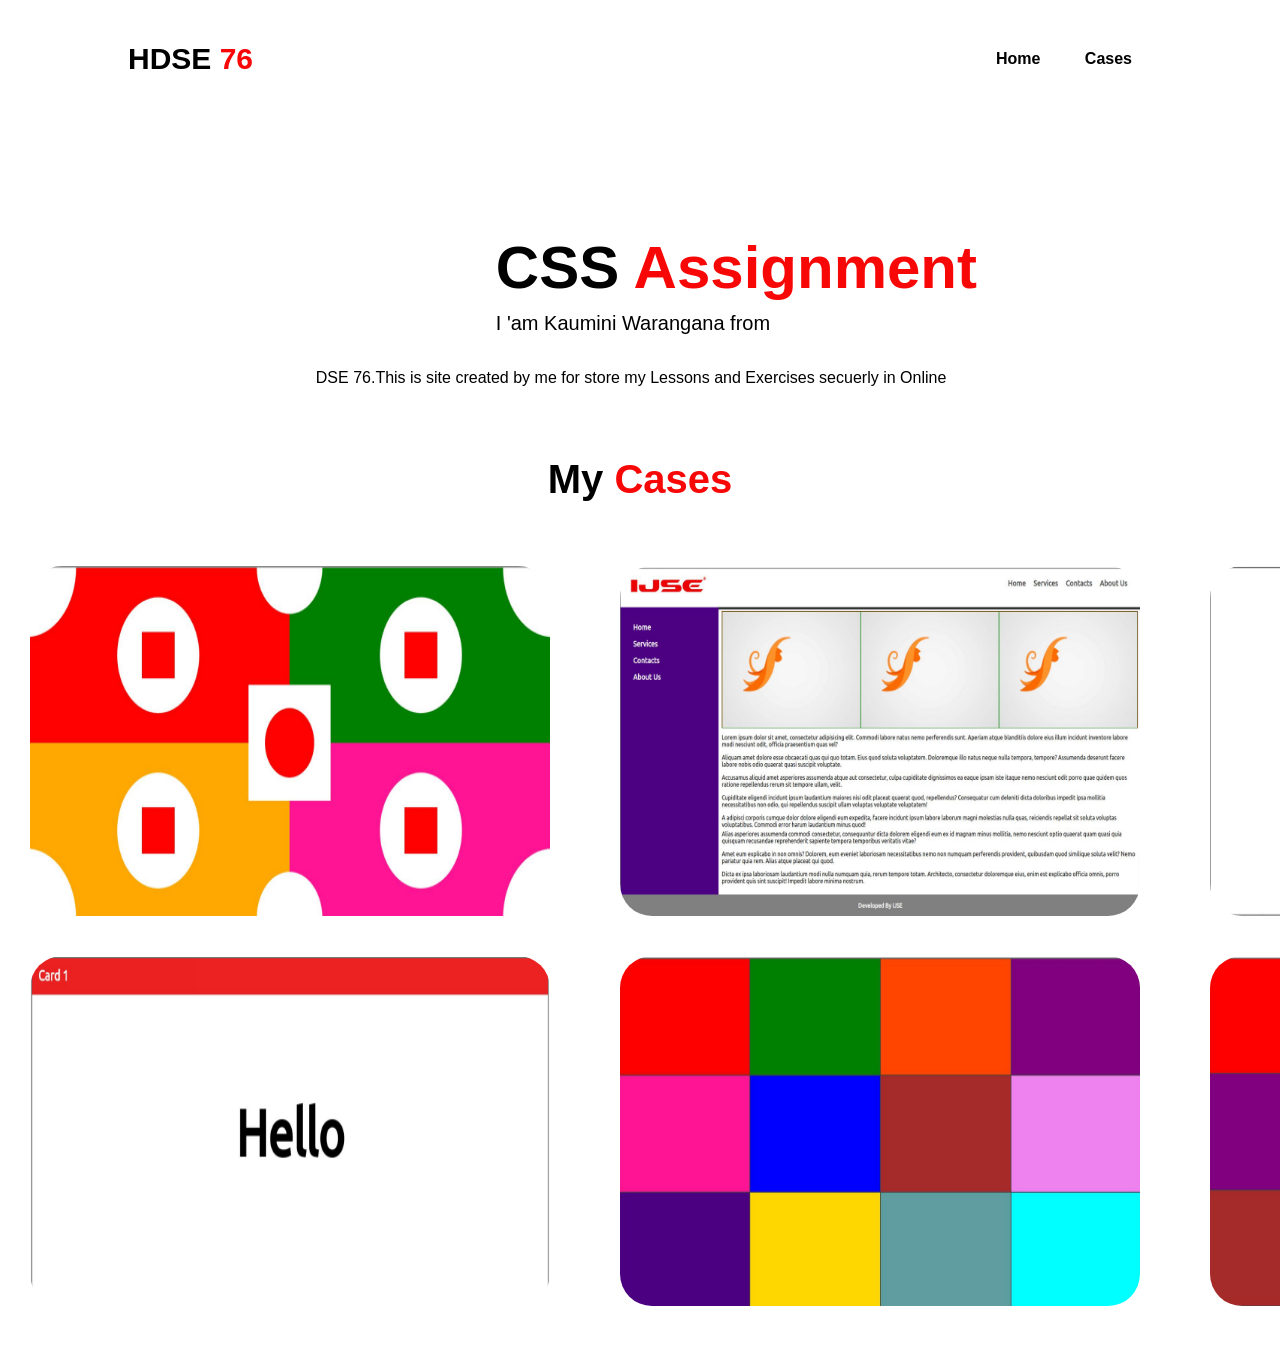
<file: index.html>
<!DOCTYPE html>
<html lang="en">
<head>
    <meta charset="UTF-8">
    <meta name="viewport" content="width=device-width, initial-scale=1.0">
    <title>Document</title>
    <link rel ="stylesheet"href="style.css">
</head>
<body>
    <div class="full-home">
        <header class ="header">
           
            <nav>
                <h1 style="color: rgb(0, 0, 0);">HDSE <span>76</span></h1>
                <ul>
                    <li><a href="#home" class="active">Home</a></li>
                    <li><a href="#cases">Cases</a></li>
                </ul>
            </nav>
        </header>

        <section class="home" class="active" id="home">
            <div class="home-content">
                    <h2>CSS <span>Assignment</span></h2>
                    <P>I 'am Kaumini Warangana from <H1></H1>DSE 76.This is site created by me for store my Lessons and Exercises secuerly in Online </P>
            </div>
        </section>
    </div>

    <section class="cases" id="cases">
        <div class="full-cases">
        <h1 class="heading">My <span>Cases</span></h1>
        <div class="cases-container">

            <div class="case-box">
                <img src="assest/images/Screenshot 2024-09-18 144611.png" alt="" />
                <div class="case-layer">
                  <h4>Case 1</h4>
                  <a href="/pages/Case1.html"> Open Page</a>
                </div>
            </div>


              <div class="case-box">
                <img src="assest/images/Screenshot 2024-09-18 144639.png" alt="" />
                <div class="case-layer">
                  <h4>Case 2</h4>
                  <a href="/pages/Case2.html"> Open Page</a>
                </div>
              </div>


              <div class="case-box">
                <img src="assest/images/Screenshot 2024-09-18 144700.png" alt="" />
                <div class="case-layer">
                  <h4>Case 3</h4>
                  <a href="/pages/Case3.html"> Open Page </a>
                </div>
              </div>



              <div class="case-box">
                <img src="assest/images/Screenshot 2024-09-18 144711.png" alt="" />
                <div class="case-layer">
                  <h4>Case 4</h4>
                  <a href="/pages/Case4.html"> Open Page</a>
                </div>
              </div>



              <div class="case-box">
                <img src="assest/images/Screenshot 2024-09-18 144721.png" alt="" />
                <div class="case-layer">
                  <h4>Case 5</h4>
                  <a href="/pages/Case5.html"> Open Page</a>
                </div>
              </div>



              <div class="case-box">
                <img src="assest/images/Screenshot 2024-09-18 144730.png" alt="" />
                <div class="case-layer">
                  <h4>Case 6</h4>
                  <a href="/pages/Case6.html"> Open Page</a>
                </div>
              </div>
        </div>
            </section>
        </div>

</body>
</html>
</file>
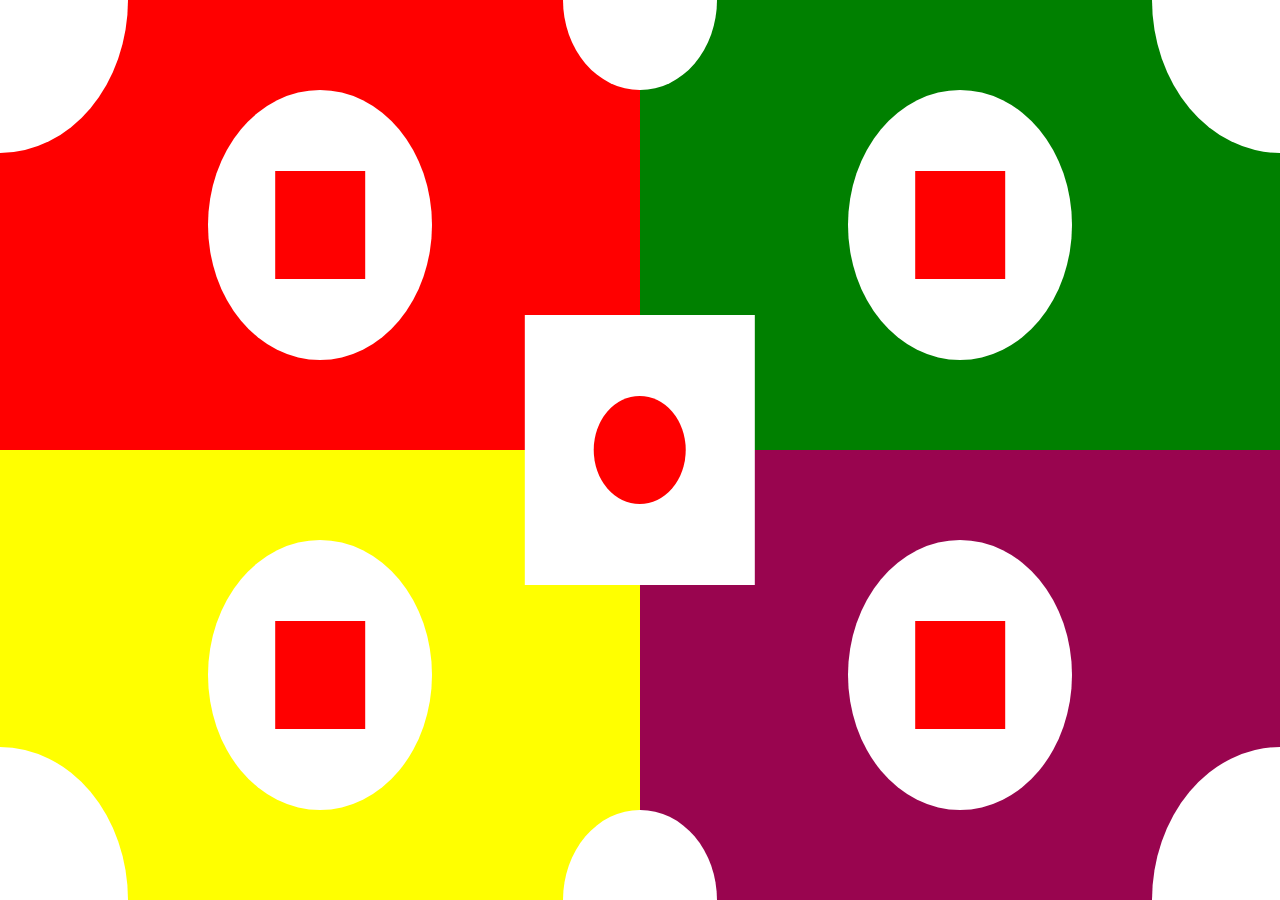
<file: pages/Case1.html>
<!DOCTYPE html>
<html lang="en">
<head>
    <meta charset="UTF-8">
    <meta name="viewport" content="width=, initial-scale=1.0">
    <title>Case 1</title>
    <link rel ="stylesheet"href="case1.css">
</head>
<body>
    <div class="container">
        <div class="box" id="box-1">
          <div class="corner-circle" id="big-corner-circle1"></div>
          <div class="corner-circle" id="small-corner-circle1"></div>
          <div class="center-circle"><div class="center-square"></div></div>
        </div>
        <div class="box" id="box-2">
          <div class="corner-circle" id="big-corner-circle2"></div>
          <div class="corner-circle" id="small-corner-circle2"></div>
          <div class="center-circle"><div class="center-square"></div></div>
        </div>
        <div class="box" id="box-3">
          <div class="corner-circle" id="big-corner-circle3"></div>
          <div class="corner-circle" id="small-corner-circle3"></div>
          <div class="center-circle"><div class="center-square"></div></div>
        </div>
        <div class="box" id="box-4">
          <div class="corner-circle" id="big-corner-circle4"></div>
          <div class="corner-circle" id="small-corner-circle4"></div>
          <div class="center-circle"><div class="center-square"></div></div>
        </div>
        <div class="center-circle" id="outer-center-circle">
          <div class="center-square" id="outer-center-square"></div>
        </div>
      </div>

</body>
</html>
</file>
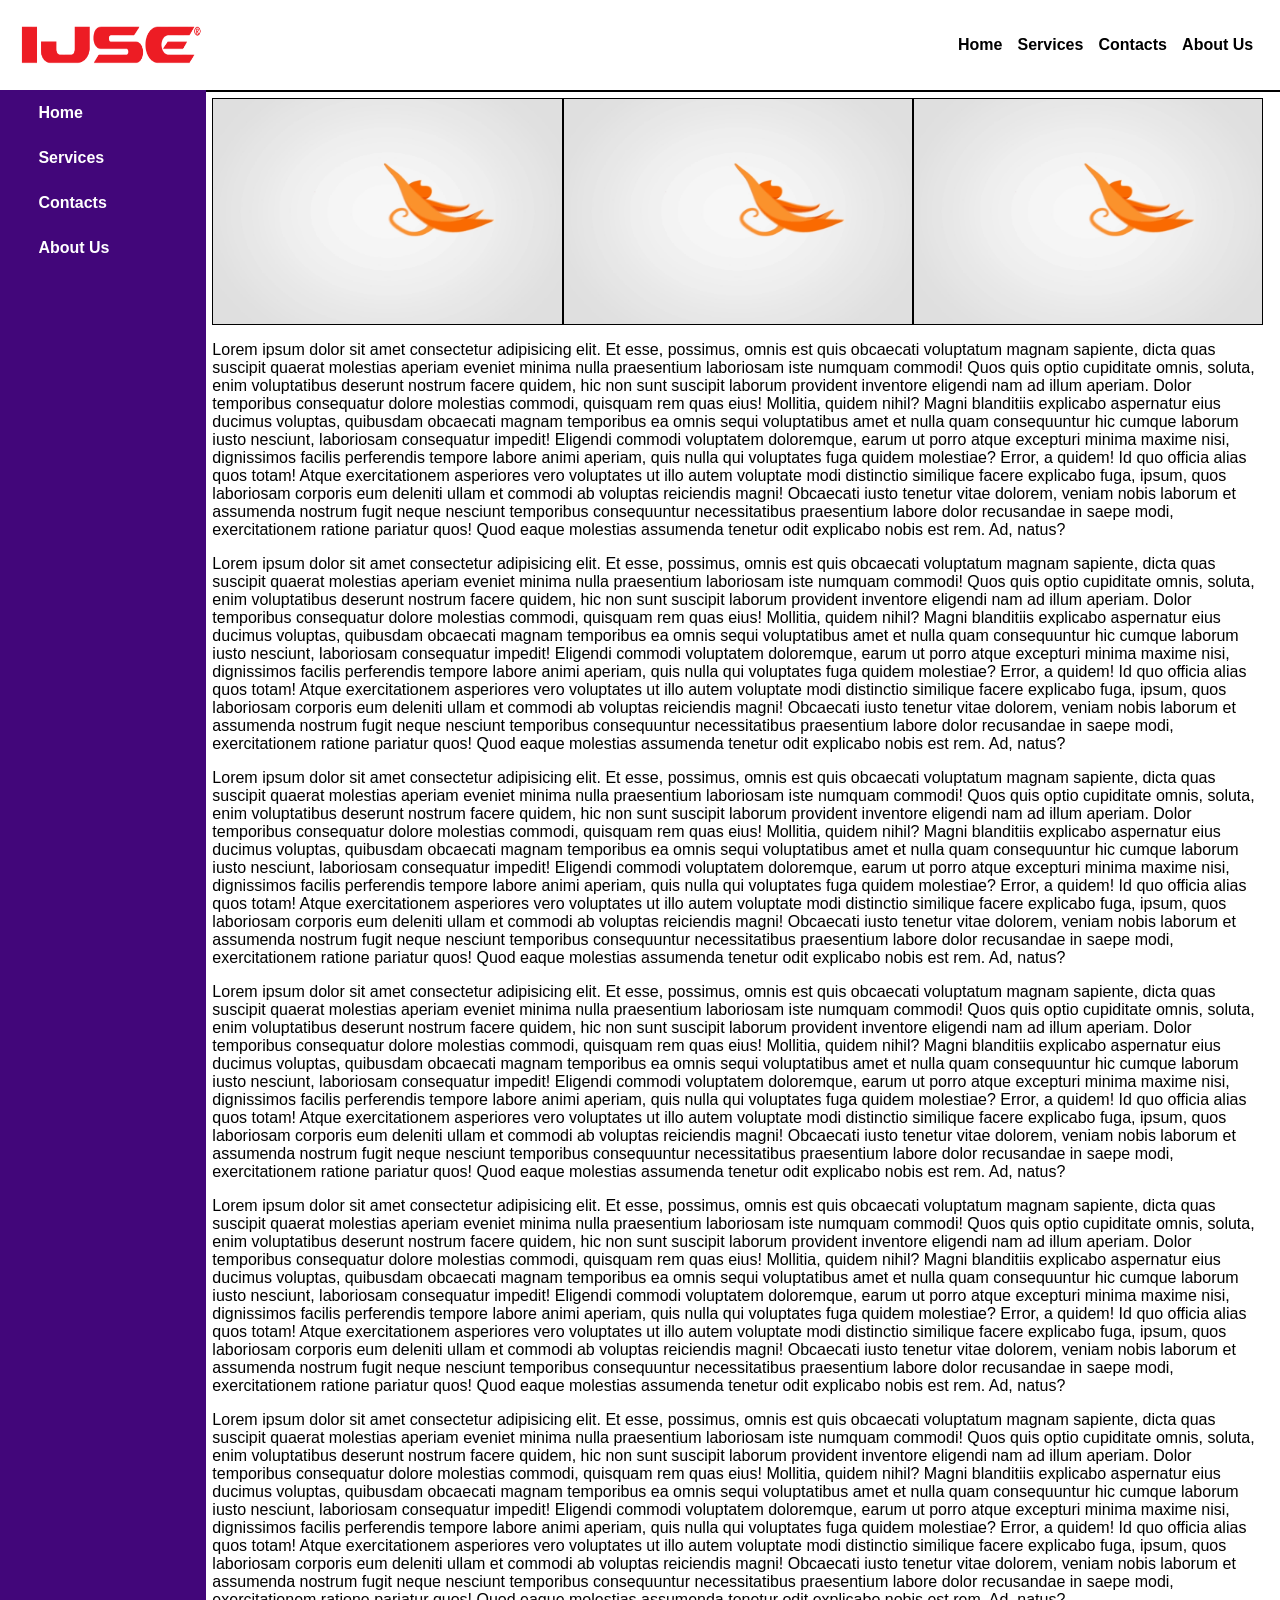
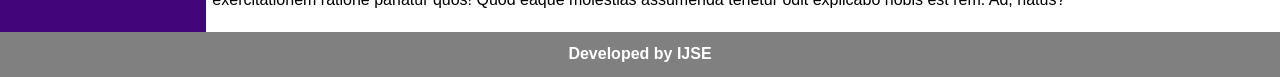
<file: pages/Case2.html>
<!DOCTYPE html>
<html lang="en">
<head>
    <meta charset="UTF-8">
    <meta name="viewport" content="width=device-width, initial-scale=1.0">
    <title>Case 2</title>
    <link rel ="stylesheet"href="case2.css">
</head>
<body>
    <header>
        <div class="header-container">
          <img
            src="/assest/images/ijse.png"
            alt="Ijse-logo"
            class="Ijse-logo"
          />
          <nav>
            <ul class="nav-list">
              <li>Home</li>
              <li>Services</li>
              <li>Contacts</li>
              <li>About Us</li>
            </ul>
          </nav>
        </div>
      </header>
      <main>
        <div class="content-container">
          <nav class="side-nav">
            <div>Home</div>
            <div>Services</div>
            <div>Contacts</div>
            <div>About Us</div>
          </nav>
          <div class="media-container">
            <div class="multimedia">
              <img src="/assest/video/loading.gif" alt="">
              <img src="/assest/video/loading.gif" alt="">
              <img src="/assest/video/loading.gif" alt="">
            </div>
            <p>
              Lorem ipsum dolor sit amet consectetur adipisicing elit. Et esse,
              possimus, omnis est quis obcaecati voluptatum magnam sapiente, dicta
              quas suscipit quaerat molestias aperiam eveniet minima nulla
              praesentium laboriosam iste numquam commodi! Quos quis optio
              cupiditate omnis, soluta, enim voluptatibus deserunt nostrum facere
              quidem, hic non sunt suscipit laborum provident inventore eligendi
              nam ad illum aperiam. Dolor temporibus consequatur dolore molestias
              commodi, quisquam rem quas eius! Mollitia, quidem nihil? Magni
              blanditiis explicabo aspernatur eius ducimus voluptas, quibusdam
              obcaecati magnam temporibus ea omnis sequi voluptatibus amet et
              nulla quam consequuntur hic cumque laborum iusto nesciunt,
              laboriosam consequatur impedit! Eligendi commodi voluptatem
              doloremque, earum ut porro atque excepturi minima maxime nisi,
              dignissimos facilis perferendis tempore labore animi aperiam, quis
              nulla qui voluptates fuga quidem molestiae? Error, a quidem! Id quo
              officia alias quos totam! Atque exercitationem asperiores vero
              voluptates ut illo autem voluptate modi distinctio similique facere
              explicabo fuga, ipsum, quos laboriosam corporis eum deleniti ullam
              et commodi ab voluptas reiciendis magni! Obcaecati iusto tenetur
              vitae dolorem, veniam nobis laborum et assumenda nostrum fugit neque
              nesciunt temporibus consequuntur necessitatibus praesentium labore
              dolor recusandae in saepe modi, exercitationem ratione pariatur
              quos! Quod eaque molestias assumenda tenetur odit explicabo nobis
              est rem. Ad, natus?
            </p>
            <p>
              Lorem ipsum dolor sit amet consectetur adipisicing elit. Et esse,
              possimus, omnis est quis obcaecati voluptatum magnam sapiente, dicta
              quas suscipit quaerat molestias aperiam eveniet minima nulla
              praesentium laboriosam iste numquam commodi! Quos quis optio
              cupiditate omnis, soluta, enim voluptatibus deserunt nostrum facere
              quidem, hic non sunt suscipit laborum provident inventore eligendi
              nam ad illum aperiam. Dolor temporibus consequatur dolore molestias
              commodi, quisquam rem quas eius! Mollitia, quidem nihil? Magni
              blanditiis explicabo aspernatur eius ducimus voluptas, quibusdam
              obcaecati magnam temporibus ea omnis sequi voluptatibus amet et
              nulla quam consequuntur hic cumque laborum iusto nesciunt,
              laboriosam consequatur impedit! Eligendi commodi voluptatem
              doloremque, earum ut porro atque excepturi minima maxime nisi,
              dignissimos facilis perferendis tempore labore animi aperiam, quis
              nulla qui voluptates fuga quidem molestiae? Error, a quidem! Id quo
              officia alias quos totam! Atque exercitationem asperiores vero
              voluptates ut illo autem voluptate modi distinctio similique facere
              explicabo fuga, ipsum, quos laboriosam corporis eum deleniti ullam
              et commodi ab voluptas reiciendis magni! Obcaecati iusto tenetur
              vitae dolorem, veniam nobis laborum et assumenda nostrum fugit neque
              nesciunt temporibus consequuntur necessitatibus praesentium labore
              dolor recusandae in saepe modi, exercitationem ratione pariatur
              quos! Quod eaque molestias assumenda tenetur odit explicabo nobis
              est rem. Ad, natus?
            </p>
            <p>
              Lorem ipsum dolor sit amet consectetur adipisicing elit. Et esse,
              possimus, omnis est quis obcaecati voluptatum magnam sapiente, dicta
              quas suscipit quaerat molestias aperiam eveniet minima nulla
              praesentium laboriosam iste numquam commodi! Quos quis optio
              cupiditate omnis, soluta, enim voluptatibus deserunt nostrum facere
              quidem, hic non sunt suscipit laborum provident inventore eligendi
              nam ad illum aperiam. Dolor temporibus consequatur dolore molestias
              commodi, quisquam rem quas eius! Mollitia, quidem nihil? Magni
              blanditiis explicabo aspernatur eius ducimus voluptas, quibusdam
              obcaecati magnam temporibus ea omnis sequi voluptatibus amet et
              nulla quam consequuntur hic cumque laborum iusto nesciunt,
              laboriosam consequatur impedit! Eligendi commodi voluptatem
              doloremque, earum ut porro atque excepturi minima maxime nisi,
              dignissimos facilis perferendis tempore labore animi aperiam, quis
              nulla qui voluptates fuga quidem molestiae? Error, a quidem! Id quo
              officia alias quos totam! Atque exercitationem asperiores vero
              voluptates ut illo autem voluptate modi distinctio similique facere
              explicabo fuga, ipsum, quos laboriosam corporis eum deleniti ullam
              et commodi ab voluptas reiciendis magni! Obcaecati iusto tenetur
              vitae dolorem, veniam nobis laborum et assumenda nostrum fugit neque
              nesciunt temporibus consequuntur necessitatibus praesentium labore
              dolor recusandae in saepe modi, exercitationem ratione pariatur
              quos! Quod eaque molestias assumenda tenetur odit explicabo nobis
              est rem. Ad, natus?
            </p>
            <p>
              Lorem ipsum dolor sit amet consectetur adipisicing elit. Et esse,
              possimus, omnis est quis obcaecati voluptatum magnam sapiente, dicta
              quas suscipit quaerat molestias aperiam eveniet minima nulla
              praesentium laboriosam iste numquam commodi! Quos quis optio
              cupiditate omnis, soluta, enim voluptatibus deserunt nostrum facere
              quidem, hic non sunt suscipit laborum provident inventore eligendi
              nam ad illum aperiam. Dolor temporibus consequatur dolore molestias
              commodi, quisquam rem quas eius! Mollitia, quidem nihil? Magni
              blanditiis explicabo aspernatur eius ducimus voluptas, quibusdam
              obcaecati magnam temporibus ea omnis sequi voluptatibus amet et
              nulla quam consequuntur hic cumque laborum iusto nesciunt,
              laboriosam consequatur impedit! Eligendi commodi voluptatem
              doloremque, earum ut porro atque excepturi minima maxime nisi,
              dignissimos facilis perferendis tempore labore animi aperiam, quis
              nulla qui voluptates fuga quidem molestiae? Error, a quidem! Id quo
              officia alias quos totam! Atque exercitationem asperiores vero
              voluptates ut illo autem voluptate modi distinctio similique facere
              explicabo fuga, ipsum, quos laboriosam corporis eum deleniti ullam
              et commodi ab voluptas reiciendis magni! Obcaecati iusto tenetur
              vitae dolorem, veniam nobis laborum et assumenda nostrum fugit neque
              nesciunt temporibus consequuntur necessitatibus praesentium labore
              dolor recusandae in saepe modi, exercitationem ratione pariatur
              quos! Quod eaque molestias assumenda tenetur odit explicabo nobis
              est rem. Ad, natus?
            </p>
            <p>
              Lorem ipsum dolor sit amet consectetur adipisicing elit. Et esse,
              possimus, omnis est quis obcaecati voluptatum magnam sapiente, dicta
              quas suscipit quaerat molestias aperiam eveniet minima nulla
              praesentium laboriosam iste numquam commodi! Quos quis optio
              cupiditate omnis, soluta, enim voluptatibus deserunt nostrum facere
              quidem, hic non sunt suscipit laborum provident inventore eligendi
              nam ad illum aperiam. Dolor temporibus consequatur dolore molestias
              commodi, quisquam rem quas eius! Mollitia, quidem nihil? Magni
              blanditiis explicabo aspernatur eius ducimus voluptas, quibusdam
              obcaecati magnam temporibus ea omnis sequi voluptatibus amet et
              nulla quam consequuntur hic cumque laborum iusto nesciunt,
              laboriosam consequatur impedit! Eligendi commodi voluptatem
              doloremque, earum ut porro atque excepturi minima maxime nisi,
              dignissimos facilis perferendis tempore labore animi aperiam, quis
              nulla qui voluptates fuga quidem molestiae? Error, a quidem! Id quo
              officia alias quos totam! Atque exercitationem asperiores vero
              voluptates ut illo autem voluptate modi distinctio similique facere
              explicabo fuga, ipsum, quos laboriosam corporis eum deleniti ullam
              et commodi ab voluptas reiciendis magni! Obcaecati iusto tenetur
              vitae dolorem, veniam nobis laborum et assumenda nostrum fugit neque
              nesciunt temporibus consequuntur necessitatibus praesentium labore
              dolor recusandae in saepe modi, exercitationem ratione pariatur
              quos! Quod eaque molestias assumenda tenetur odit explicabo nobis
              est rem. Ad, natus?
            </p>
            <p>
              Lorem ipsum dolor sit amet consectetur adipisicing elit. Et esse,
              possimus, omnis est quis obcaecati voluptatum magnam sapiente, dicta
              quas suscipit quaerat molestias aperiam eveniet minima nulla
              praesentium laboriosam iste numquam commodi! Quos quis optio
              cupiditate omnis, soluta, enim voluptatibus deserunt nostrum facere
              quidem, hic non sunt suscipit laborum provident inventore eligendi
              nam ad illum aperiam. Dolor temporibus consequatur dolore molestias
              commodi, quisquam rem quas eius! Mollitia, quidem nihil? Magni
              blanditiis explicabo aspernatur eius ducimus voluptas, quibusdam
              obcaecati magnam temporibus ea omnis sequi voluptatibus amet et
              nulla quam consequuntur hic cumque laborum iusto nesciunt,
              laboriosam consequatur impedit! Eligendi commodi voluptatem
              doloremque, earum ut porro atque excepturi minima maxime nisi,
              dignissimos facilis perferendis tempore labore animi aperiam, quis
              nulla qui voluptates fuga quidem molestiae? Error, a quidem! Id quo
              officia alias quos totam! Atque exercitationem asperiores vero
              voluptates ut illo autem voluptate modi distinctio similique facere
              explicabo fuga, ipsum, quos laboriosam corporis eum deleniti ullam
              et commodi ab voluptas reiciendis magni! Obcaecati iusto tenetur
              vitae dolorem, veniam nobis laborum et assumenda nostrum fugit neque
              nesciunt temporibus consequuntur necessitatibus praesentium labore
              dolor recusandae in saepe modi, exercitationem ratione pariatur
              quos! Quod eaque molestias assumenda tenetur odit explicabo nobis
              est rem. Ad, natus?
            </p>
          </div>
        </div>
      </main>
      <footer><h4>Developed by IJSE</h4></footer>
    
</body>
</html>
</file>
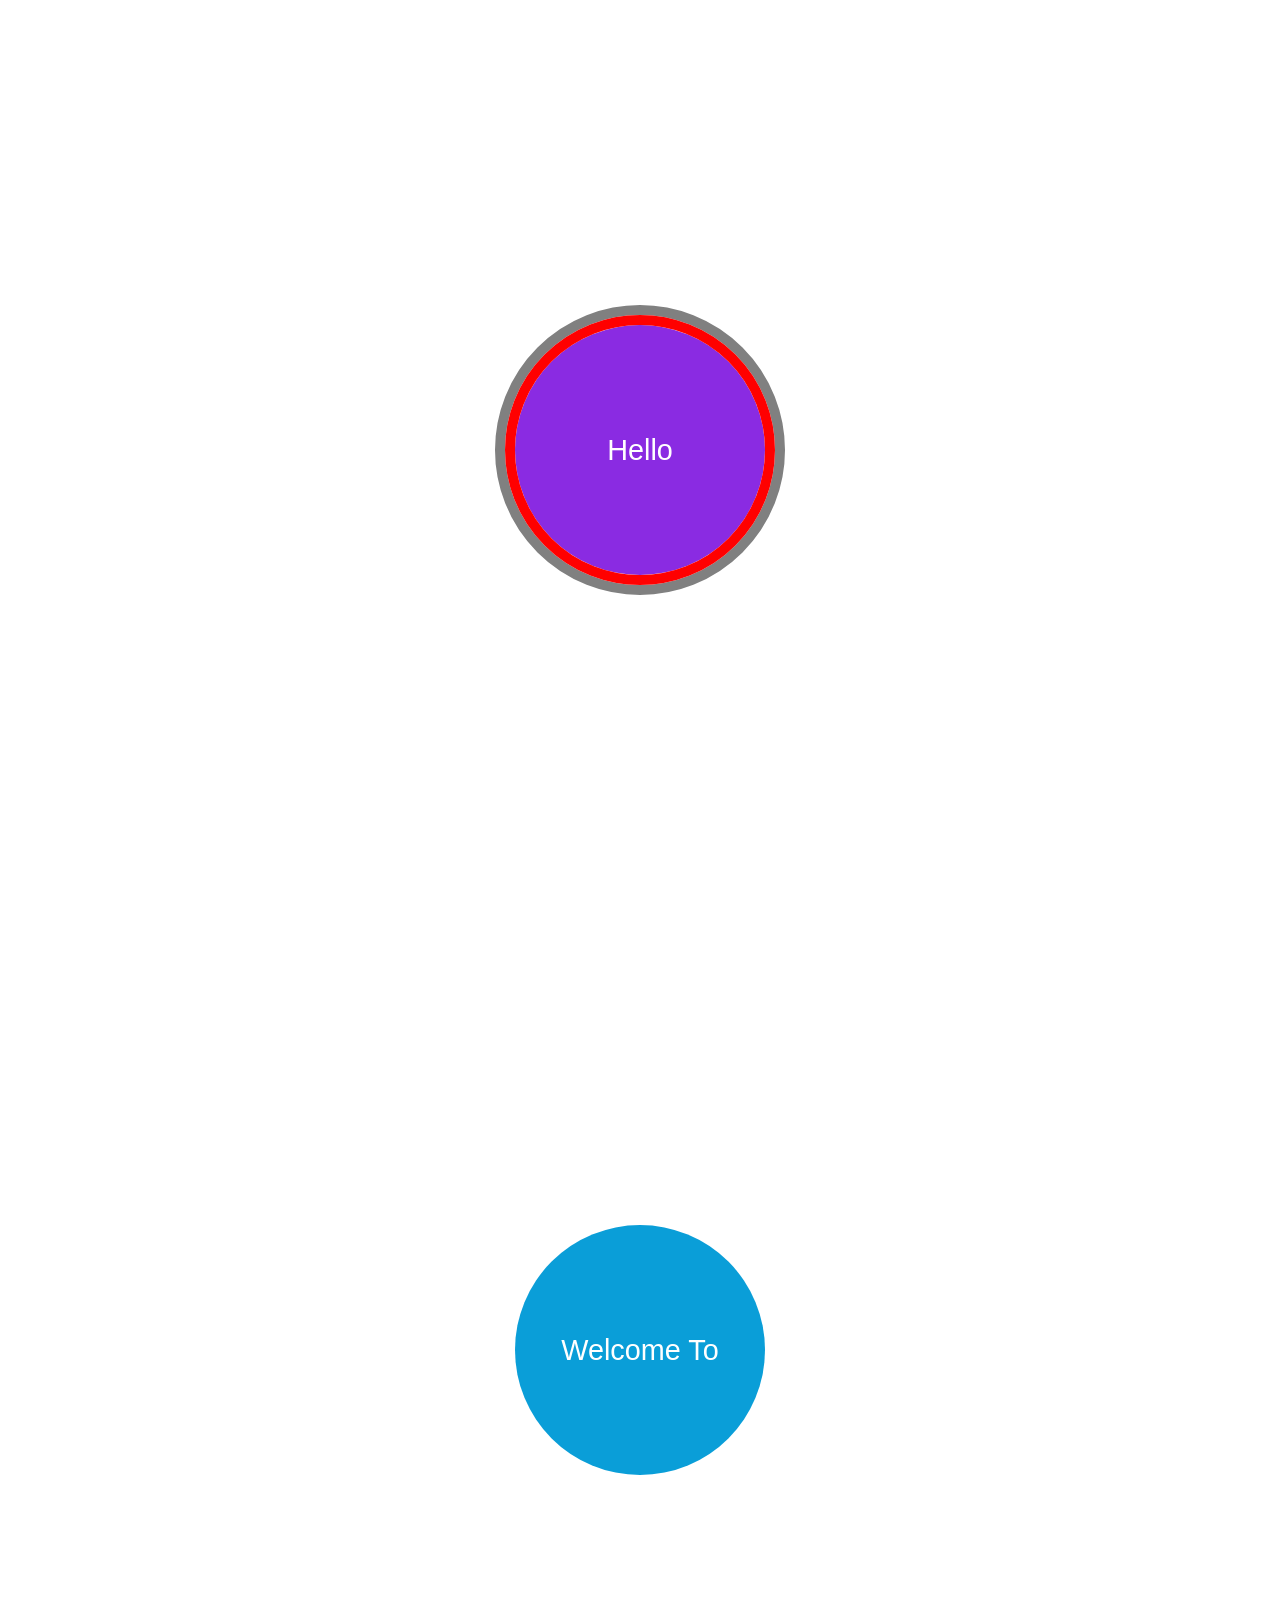
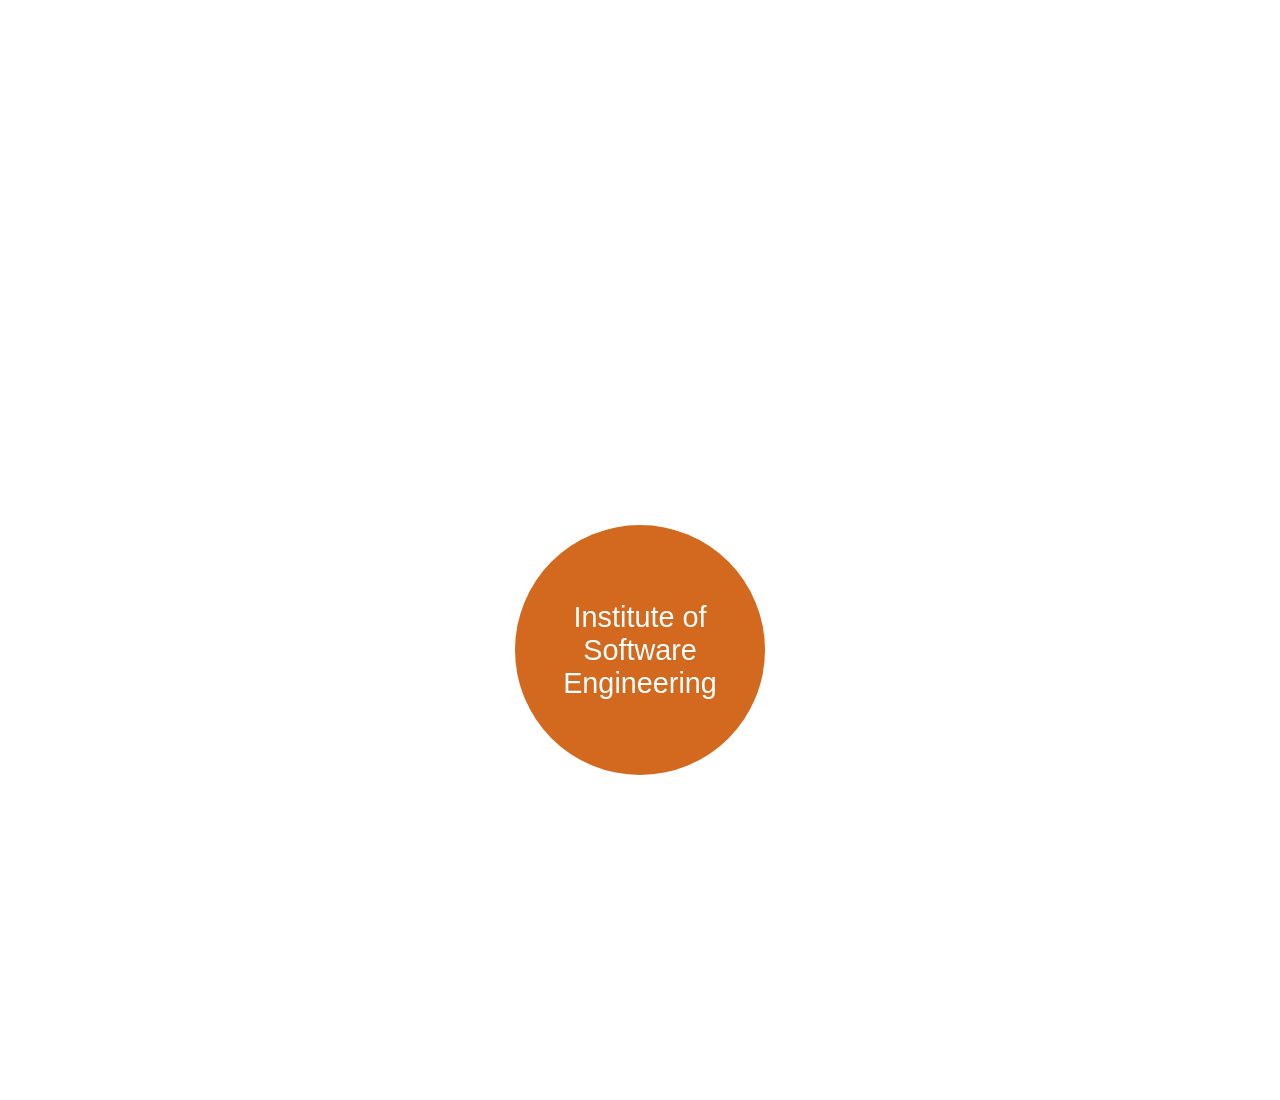
<file: pages/Case3.html>
<!DOCTYPE html>
<html lang="en">
<head>
    <meta charset="UTF-8">
    <meta name="viewport" content="width=device-width, initial-scale=1.0">
    <title>Case 3</title>
    <link rel ="stylesheet"href="case3.css">
</head>
<body>
    <div class="ring" id="outer-ring">
        <div class="ring" id="inner-ring"></div>
      </div>
      <div class="circle-container">
        <div class="card-container">
          <div class="circle-card" id="card-1"><p>Hello</p></div>
        </div>
        <div class="card-container">
          <div class="circle-card" id="card-2"><p>Welcome To</p></div>
        </div>
        <div class="card-container">
          <div class="circle-card" id="card-3">
            <p>Institute of Software Engineering</p>
          </div>
        </div>
      </div>
    
</body>
</html>
</file>
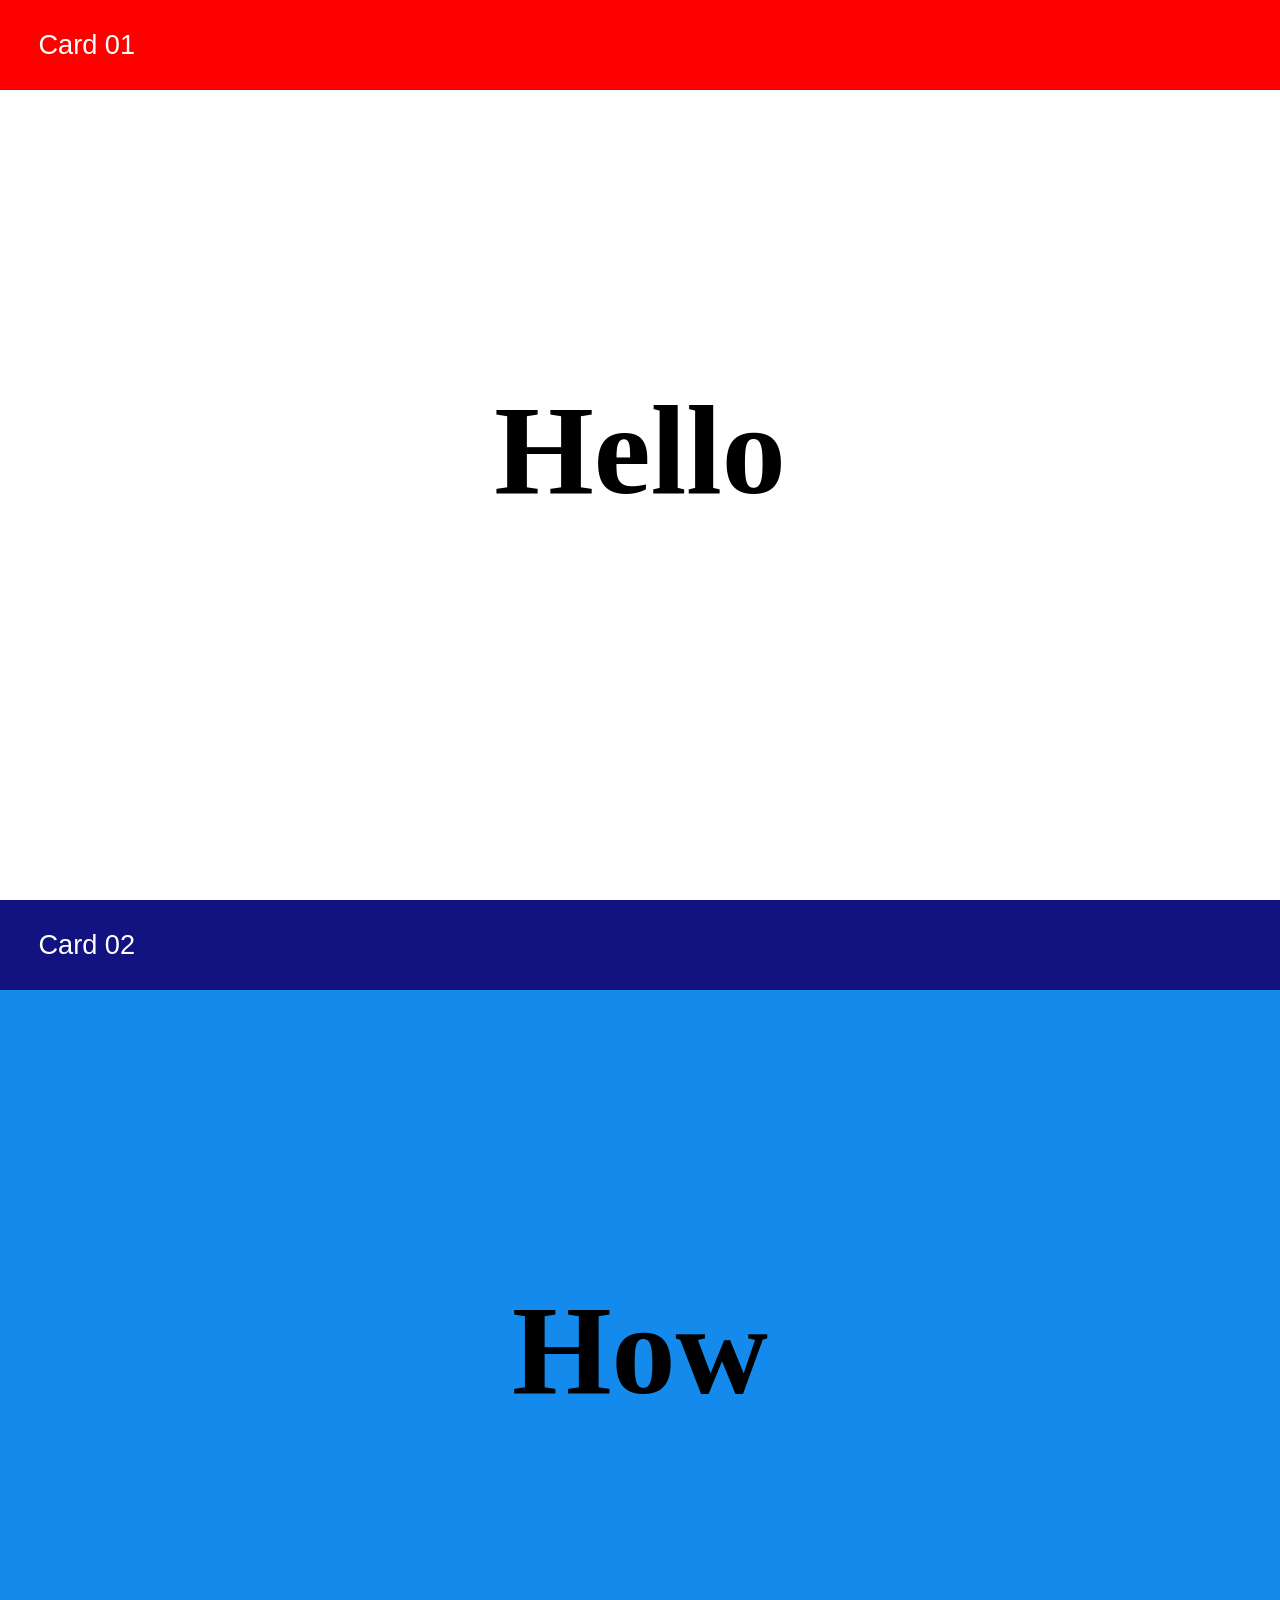
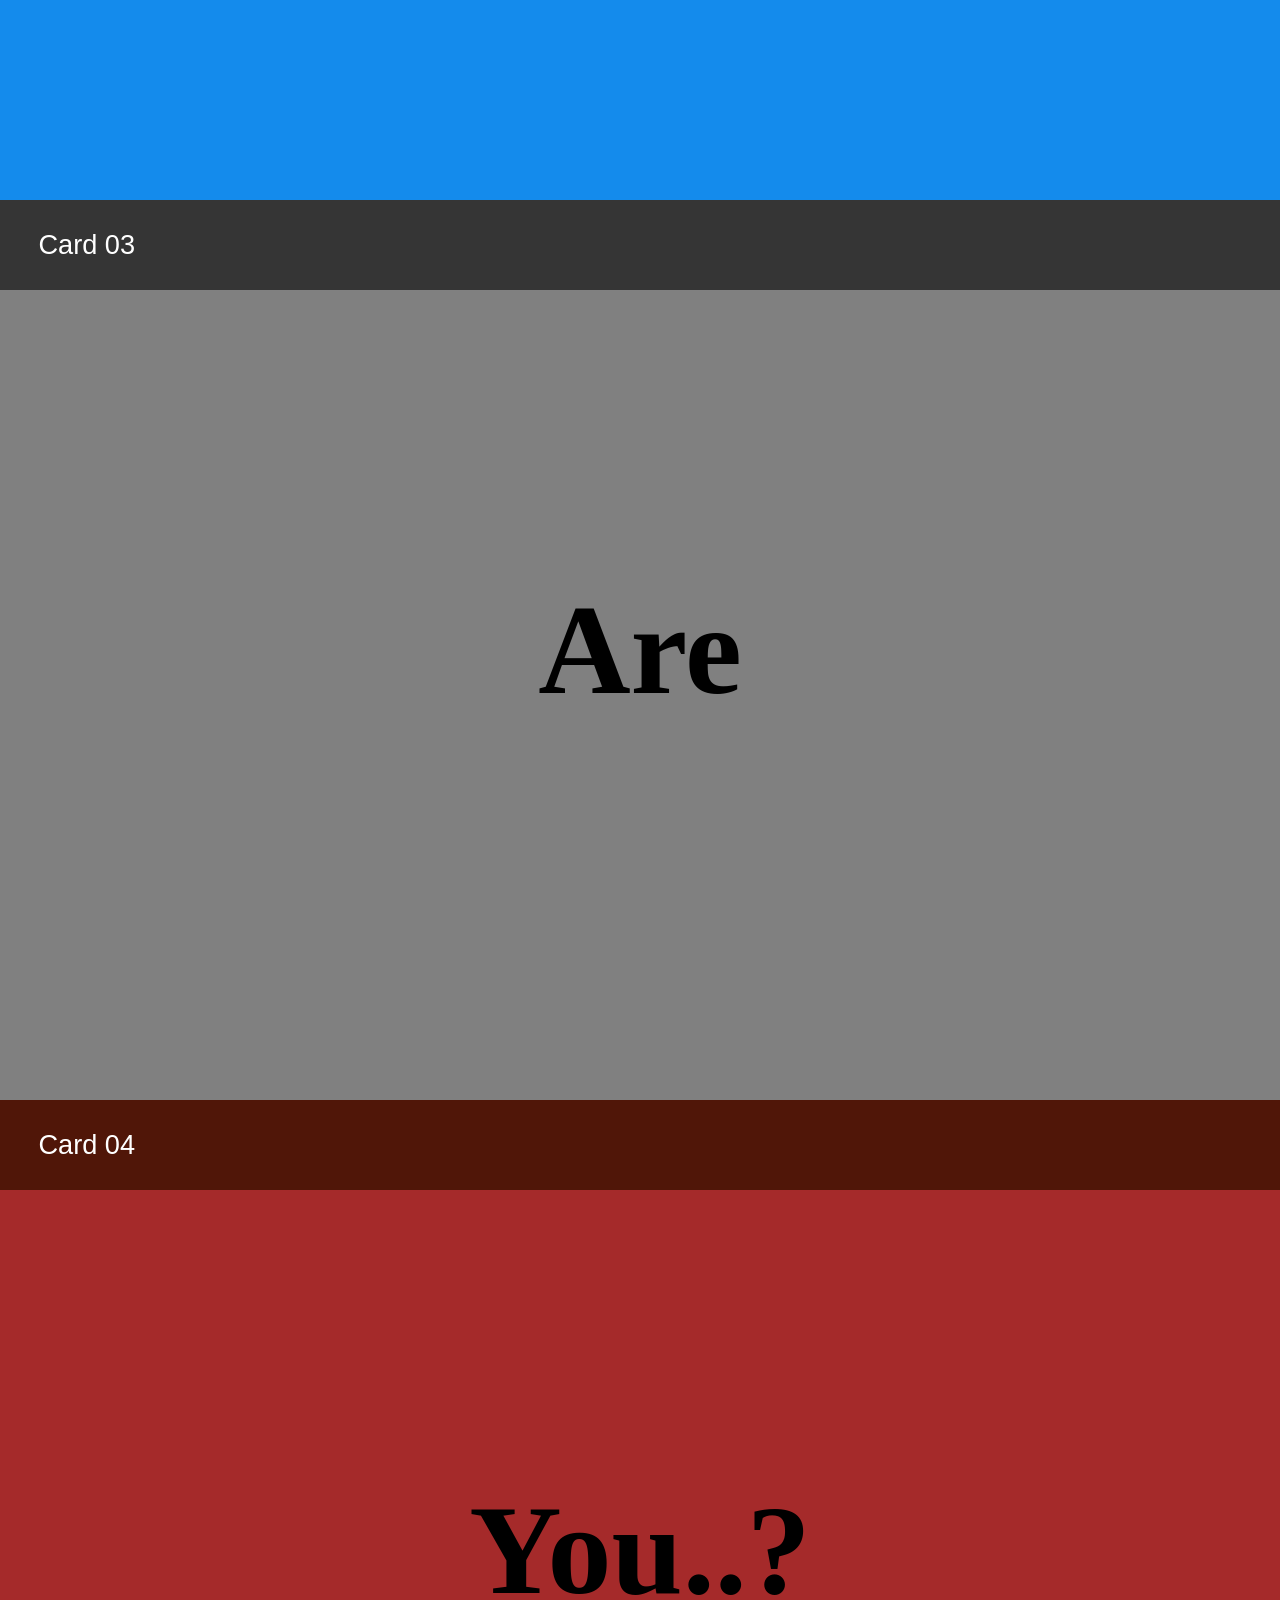
<file: pages/Case4.html>
<!DOCTYPE html>
<html lang="en">
  <head>
    <meta charset="UTF-8" />
    <meta name="viewport" content="width=device-width, initial-scale=1.0" />
    <title>Case 4</title>
    <link rel="stylesheet" href="case4.css" />
  </head>
  <body>
    <div class="page-container">
      <div class="page" id="page-1">
        <p class="center-text">Hello</p>
        <div class="sticky-header" id="header-1"><p>Card 01</p></div>
      </div>
      <div class="page" id="page-2">
        <p class="center-text">How</p>
        <div class="sticky-header" id="header-2"><p>Card 02</p></div>
      </div>
      <div class="page" id="page-3">
        <p class="center-text">Are</p>
        <div class="sticky-header" id="header-3"><p>Card 03</p></div>
      </div>
      <div class="page" id="page-4">
        <p class="center-text">You..?</p>
        <div class="sticky-header" id="header-4"><p>Card 04</p></div>
      </div>
    </div>
  </body>
</html>
</file>
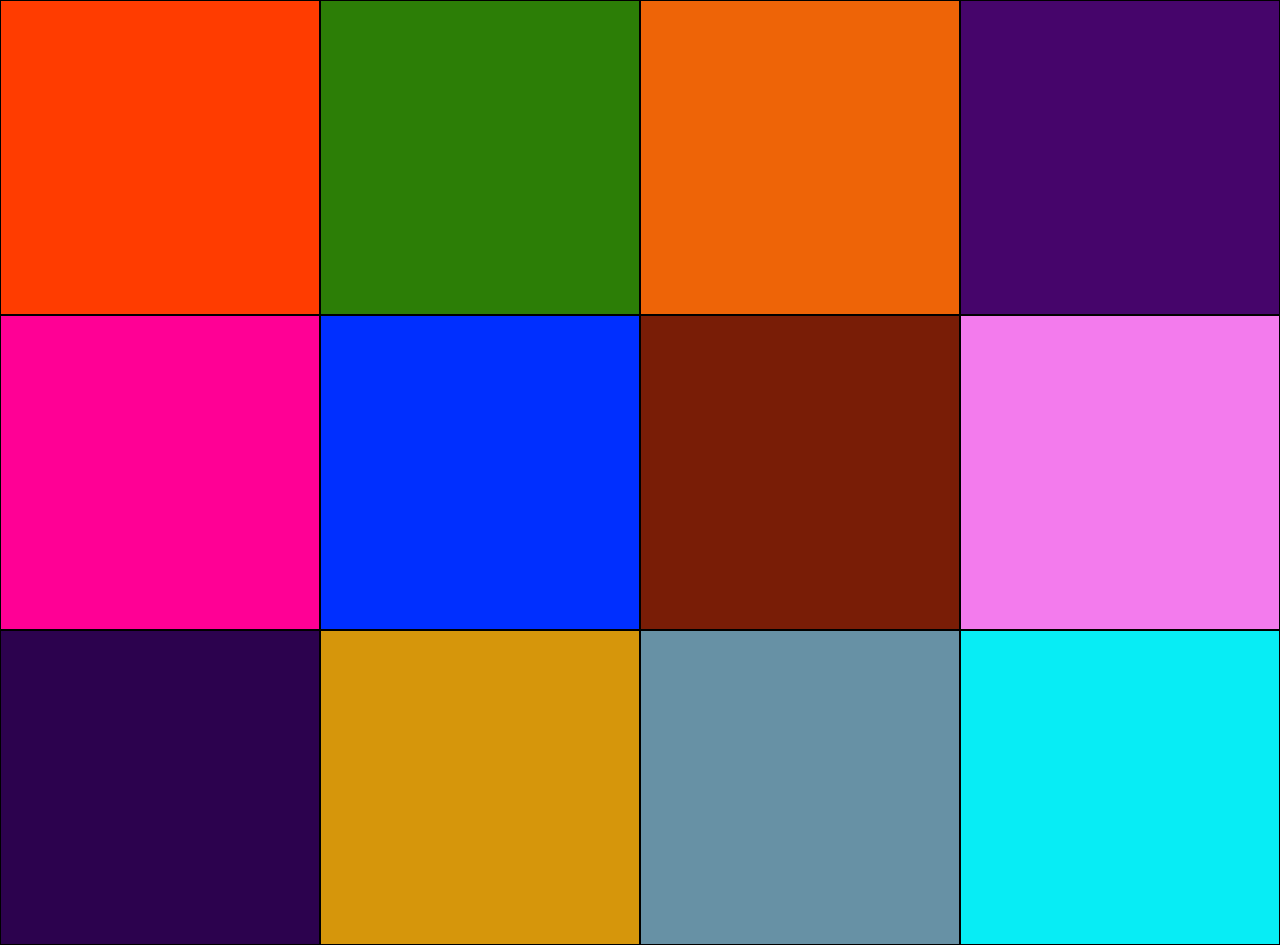
<file: pages/Case5.html>
<!DOCTYPE html>
<html lang="en">
<head>
    <meta charset="UTF-8">
    <meta name="viewport" content="width=device-width, initial-scale=1.0">
    <title>Case 5</title>
    <link rel="stylesheet" href="case5.css" />
</head>
<body>
    <div class="container">
        <div class="box box1"></div>
        <div class="box box2"></div>
        <div class="box box3"></div>
        <div class="box box4"></div>
        <div class="box box5"></div>
        <div class="box box6"></div>
        <div class="box box7"></div>
        <div class="box box8"></div>
        <div class="box box9"></div>
        <div class="box box10"></div>
        <div class="box box11"></div>
        <div class="box box12"></div>
    </div>
    
</body>
</html>
</file>
<file: style.css>
*{
    padding: 0;
    margin: 0;
    box-sizing: border-box;
    text-decoration: none;
    border: none;
    outline: none;
    scroll-behavior: smooth;
    font-family: 'Poppins', sans-serif;
 
}

:root{
    --bg-color: #ffffff;
    --second-bg-color: #fff5f5;
    --text-color: #000000;
    --main-color: rgb(248, 7, 7);
}

.header{
    height: 15vh;
    width: 100%;
}

.html{
    font-size: 62.5%;
    overflow-x: hidden;
}

nav{
    display: flex;
    align-items: center;
    justify-content: space-between;
    padding-top: 40px;
    padding-left: 10%;
    padding-right: 10%;
    transition: .3s;
}

nav h1{
    color: var(--text-color);
    font-size: 30px;
    text-transform: uppercase;
}

span{
    color: var(--main-color);
}
nav ul li{
    list-style-type: none;
    display: inline-block;
    padding: 10px 20px;
}

nav ul li a{
    color:var(--text-color);
    text-decoration: none;
    font-weight: bold;
}


nav ul li a:hover{
    color: var(--main-color);
    transition: .3s;
}

.home{
    display: flex;
    justify-content: center;
    align-items: center;
    margin-top: 5%;
    margin-left: 1%;
    background-color: #ffffff00;
}


.home-content h2{
    padding-top: 30px;
    margin-left: 180px;
    font-size: 60px;
    font-weight: 700;
    line-height: 1.3;
    color: var(--text-color);
    background-color: #ffffff00;
}
.home-content p{
    font-size: 20px;
    margin-left: 180px;
    margin-right: 200px;
    line-height: 2pc;
    margin-bottom: 30px;
    font-family: sans-serif;
    color : var(--text-color);
    background-color: #ffffff00;
}


.cases{
    display: block;
    width: 100%;
    text-align: center;
    margin-bottom: 4rem;
}


.cases h1{
    height: 5vh;
    margin-top: 40px;
    margin-bottom: 4rem ;
    color:var(--text-color);
    font-size: 40px;
    text-align: center;
}

.cases h4{
    color: var(--bg-color);
    background: fixed;
}


.cases-container{
    display: grid;
    grid-template-columns: repeat(3, 1fr);
    align-items: center;
    gap: 2.5rem;
}

.cases-container .case-box{
    position: relative;
    border-radius: 2rem;
    box-shadow: 0 0 1rem var(--bg-color);
    overflow: hidden;
    display: flex;
    width: 520px;
    height: 350px;
    margin-left: 30px;
}

.case-box img{
    width: 520px;
    height: 350px;
}

.case-box:hover img{
    transform: scale(1.1);
}

.case-box .case-layer{
    position: absolute;
    bottom: 0;
    left: 0;
    width: 100%;
    height: 100%;
    background: linear-gradient(rgba(255, 255, 255, 0.1), var(--main-color));
    display: flex;
    justify-content: center;
    align-items: center;
    flex-direction: column;
    text-align: center;
    padding: 0 4rem;
    transform: translateY(100%);
    transition: .5s ease;
}

.case-box:hover .case-layer{
    transform: translateY(0);
}

.case-layer h4{
    font-size: 3rem;
    color: var(--bg-color);
}

.case-layer a{
    display: inline-flex;
    justify-content: center;
    align-items: center;
    width: 5rem;
    height: 5rem;
    background: var(--bg-color);
    border-radius: 50%;
}

.case-layer a i{
    font-size: 2rem;
    color: var(--second-bg-color);
}
</file>
<file: pages/case1.css>
body{
    margin: 0;
    padding: 0;
}
.box{
    width: 50vw;
    height: 50vh;
    position: absolute;
    
}
#box-1{
    background-color: red;
    top: 0;
    left: 0;
}
#box-2{
    background-color: green;
    top: 0;
    right: 0;
}
#box-3{
    background-color: yellow;
    bottom: 0;
    left: 0;
}
#box-4{
    background-color: rgb(153, 5, 79);
    bottom: 0;
    right: 0;
}
.center-circle{
    width: 35%;
    height: 30vh;
    
    background-color: white;
    border-radius: 100%;
    position: absolute;
    top: 50%;
    left: 50%;
    transform: translate(-50%, -50%);
}
.center-square{
    width: 40%;
    height: 40%;
    background-color: red;
    position: absolute;
    top: 50%;
    left: 50%;
    transform: translate(-50%, -50%);
}
.corner-circle{
    width: 20%;
    height: 17vh;
    background-color: white;
    position: absolute;
    
}
#box-1 #big-corner-circle1{
    top: 0;
    left: 0;
    border-bottom-right-radius: 100%;
}
#box-2 #big-corner-circle2{
    top: 0;
    right: 0;
    border-bottom-left-radius: 100%;
}
#box-3 #big-corner-circle3{
    bottom: 0;
    left: 0;
    border-top-right-radius: 100%;
}
#box-4 #big-corner-circle4{
    bottom: 0;
    right: 0;
    border-top-left-radius: 100%;
}

#box-1 #small-corner-circle1{
    height: 10vh;
    width: 12%;
    top: 0;
    right: 0;
    border-bottom-left-radius: 100%;
}
#box-2 #small-corner-circle2{
    height: 10vh;
    width: 12%;
    border-bottom-right-radius: 100%;
    
}
#box-3 #small-corner-circle3{
    height: 10vh;
    width: 12%;
    bottom: 0;
    right: 0;
    border-top-left-radius: 100%;
}
#box-4 #small-corner-circle4{
    height: 10vh;
    width: 12%;
    bottom: 0;
    border-top-right-radius: 100%;
}
#outer-center-circle{
    width: 18vw;
    border-radius: 0;
}
#outer-center-square{
    border-radius: 100%;
}
</file>
<file: pages/case2.css>
body{
    margin: 0;
    font-family: sans-serif;
}
header{
    height: 10vh;
    background-color: white;
    padding: 0 1.5vw 0 ;
}
.header-container{
    width: 100%;
    height: 100%;
    display: flex;
    align-items: center;
    justify-content: space-between;
  }
  nav{
    width: 25%;
  }
  .Ijse-logo{
    width: 15%;
    height: 8vh;
  }
.nav-list{
    
    padding: 0;
    width: 100%;
    display: flex;
    align-items: center;
    justify-content: space-around;
    font-weight: 550;
   
}
.nav-list li{
    list-style: none;
    display: inline;
    
}
.content-container{
    width: 100vw;
    
    height: fit-content;
    background-color: rgb(66, 6, 122);
    display: flex;
    justify-content: right;
    
    box-sizing: border-box;
}
.side-nav{
    padding-left: 3vw;
    width: 15vw;
    height: 20vh;
    color: white;
    display: flex;
    flex-direction: column;
    justify-content: space-around;
    font-weight: 550;
    
}
.media-container{
    width: 95%;
    height: fit-content;
    background-color: white;
    padding: 0.5vw 0.5vw 0.5vw 0.5vw;
    border-top: 2px solid black;
    
    
}
.multimedia{
    width: 99%;
    display: flex;
    column-gap: 0;
}
.multimedia img{
    width: 33.33%;
    height: 25vh;
    border: 1px solid black;
}
footer{
    height: 5vh;
    background-color: grey;
    display: flex;
    justify-content: center;
    align-items: center;
    color: white;
}
p{
    margin-right: 1vw;
}
</file>
<file: pages/case3.css>
body{
    margin: 0;
}
div{
    border-radius: 100%;
}


#inner-ring{
    height: 250px;
    width: 250px;
    border: 10px solid red;
}
#outer-ring{
    height: fit-content;
    width: fit-content;
    border: 10px solid gray;
    position: fixed;
    top: 50%;
    left: 50%;
    transform: translate(-50%, -50%);
}
.circle-container{
    
    height: 100%;
    width: 100%;
    display: flex;
    flex-direction: column;
    justify-content: center;
    align-items: center;
    
}
.card-container{
    width: 100%;
    height: 100vh;
    display: flex;
    justify-content: center;
    align-items: center;
}
.circle-card{
    height: 250px;
    width: 250px;
    display: flex;
    justify-content: center;
    align-items: center;
    color: white;
    font-size: 1.8rem;
    font-family: sans-serif;
    text-align: center;
    
}
#card-1{
    background-color: blueviolet;
}
#card-2{
    background-color:rgb(10, 158, 216);
}
#card-3{
    background-color:chocolate;
}
</file>
<file: pages/case4.css>
body{
    margin: 0;
}
.page{
    width: 100%;
    height: 100vh;
    position: relative;
}
.sticky-header{
    width: 100%;
    height: 10vh;
    background-color: red;
    position: sticky;
    top: 0;
    display: flex;
    flex-direction: column;
    justify-content: space-around;
}
.sticky-header p{
    color: white;
    font-family: sans-serif;
    font-size: 1.7rem;
    padding-left: 3%;
   
}
#header-2{
    background-color: rgb(18, 18, 128);
}
#header-3{
    background-color: rgb(53, 53, 53);
}
#header-4{
    background-color: rgb(80, 22, 8);
}
#page-2{
    background-color: rgb(20, 139, 236);
}
#page-3{
    background-color: grey;
}
#page-4{
    background-color: brown;
}
.center-text{
    margin: 0;
    font-size: 8rem;
    font-weight: 550;
    font-family: serif;
    position: absolute;
    top: 50%;
    left: 50%;
    transform: translate(-50%, -50%);
}
</file>
<file: pages/case5.css>
body{
    margin: 0;
}
.container{
    display: grid;
    grid-template-columns: 25%  25%  25%  25%;
}
.box{
    padding: 25px;
    border: 1px solid black;
    background-color: blue;
    height: 263px;
}
.box1{
  background-color: rgb(255, 60, 0);
}
.box2{
    background-color: rgb(44, 126, 6);
}
.box3{
    background-color: rgb(238, 100, 7);
}
.box4{
    background-color: rgb(70, 5, 107);
}
.box5{
    background-color: rgb(255, 0, 149);
}
.box6{
    background-color: rgb(0, 47, 255);
}
.box7{
    background-color: rgb(121, 29, 6);
}
.box8{
    background-color: rgb(243, 123, 237);
}
.box9{
    background-color: rgb(44, 2, 78);
}
.box10{
    background-color: rgb(214, 150, 11);
}
.box11{
    background-color: rgb(103, 145, 165);
}
.box12{
    background-color: rgb(7, 237, 245);
}
</file>
